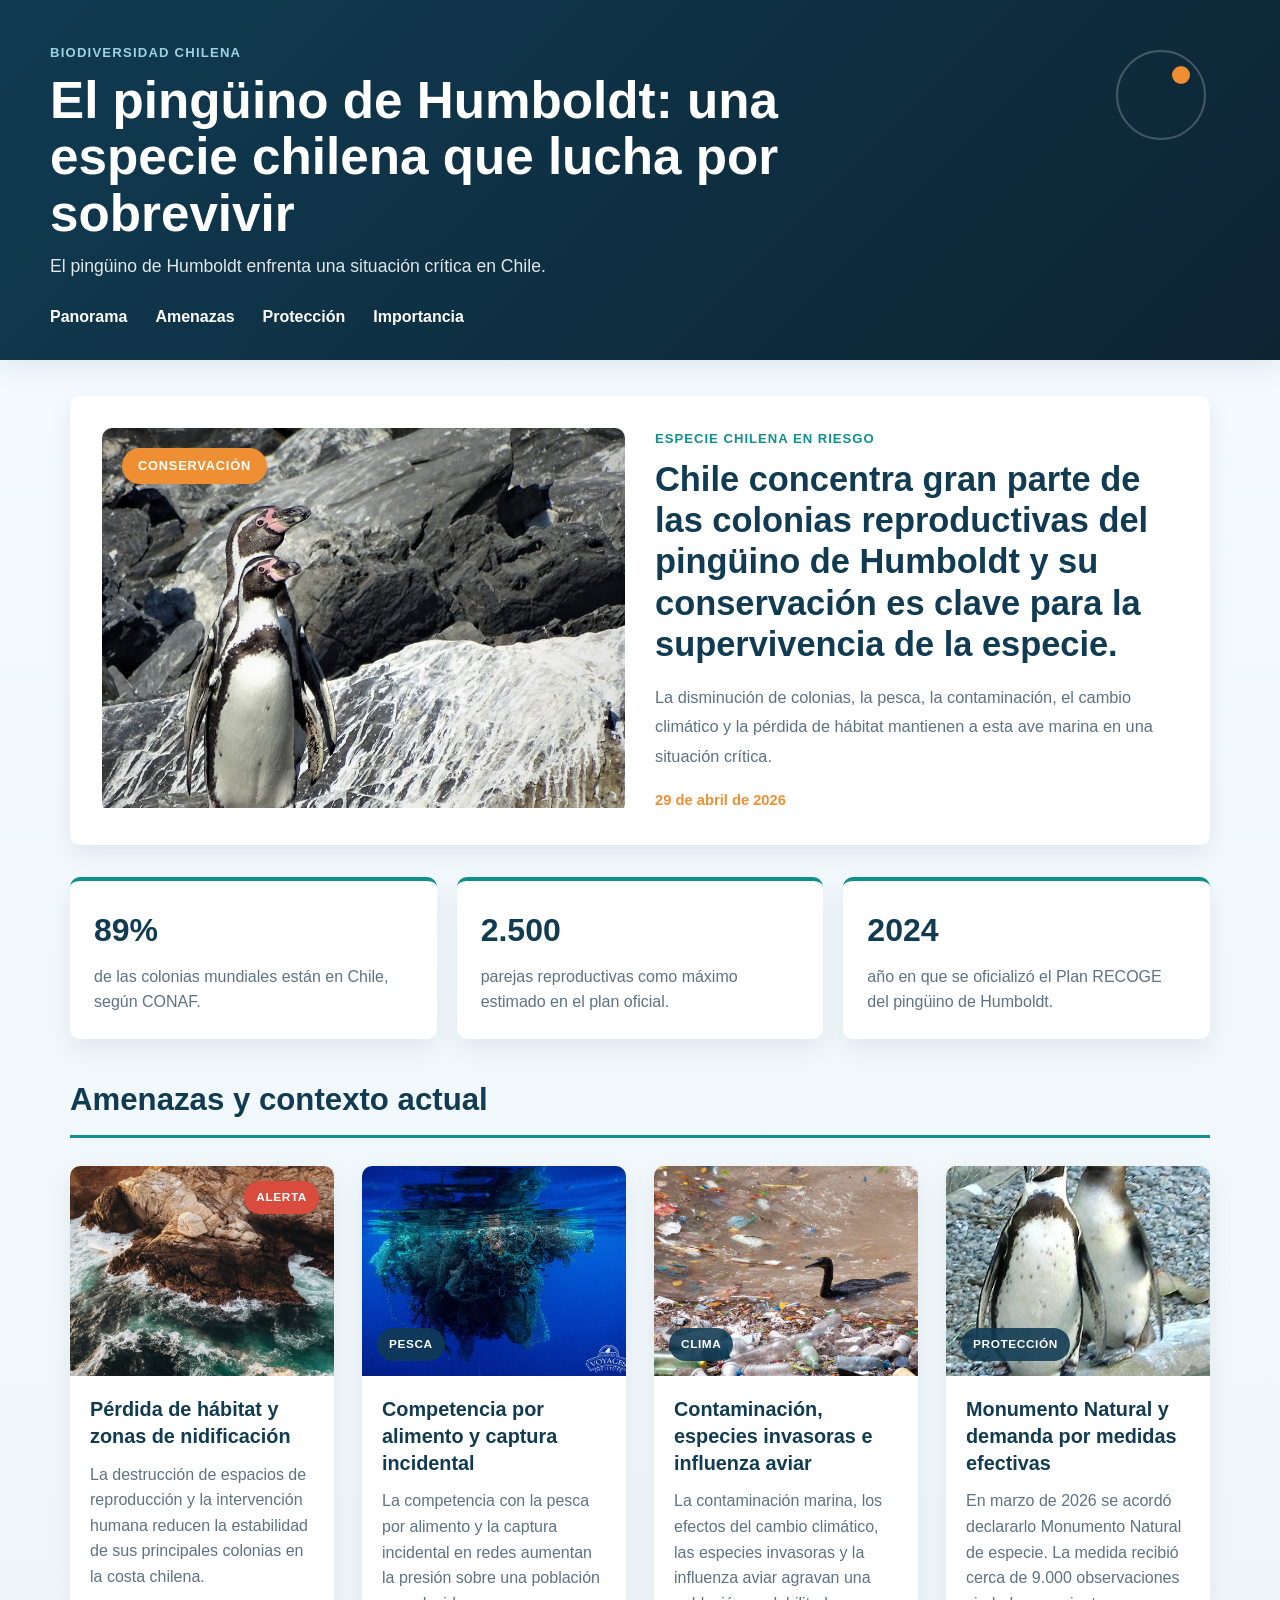
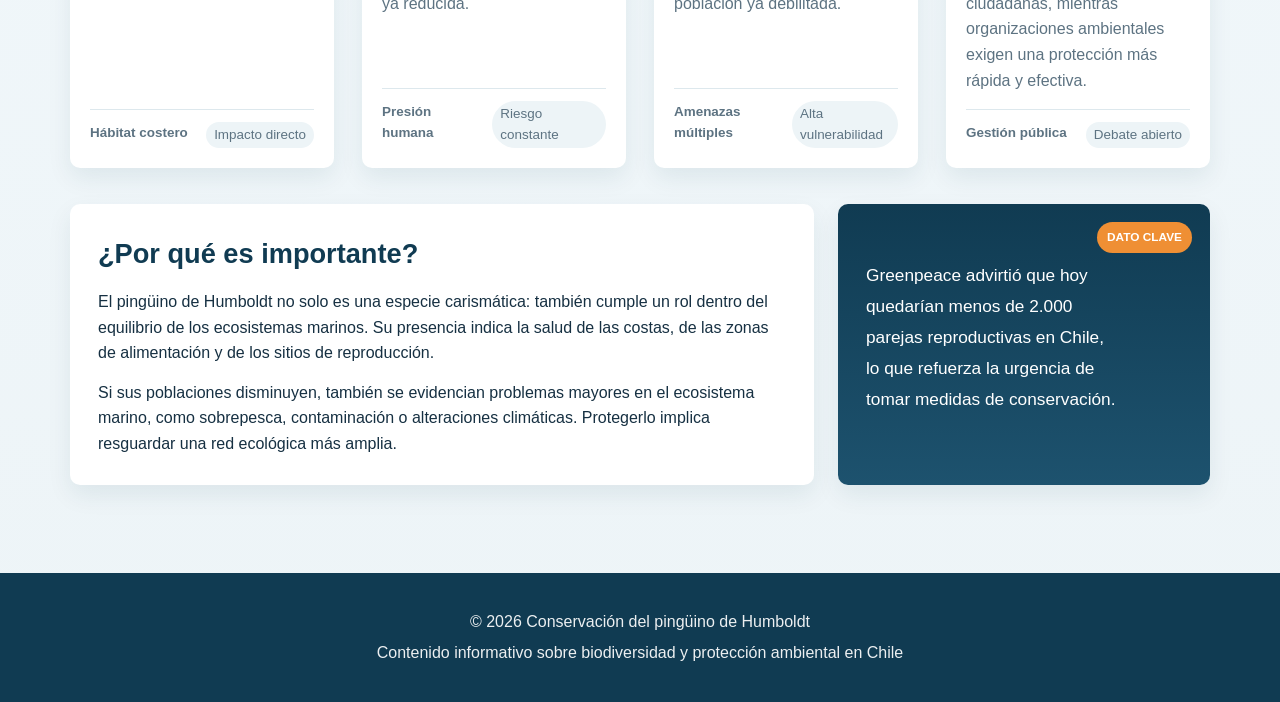
<file: index.html>
<!DOCTYPE html>
<html lang="es">
<head>
    <meta charset="UTF-8">
    <meta name="viewport" content="width=device-width, initial-scale=1.0">
    <title>El ping&uuml;ino de Humboldt - Especie chilena en riesgo</title>
    <link rel="stylesheet" href="assets/css/styles.css">
</head>
<body>
    <header class="main-header">
        <div class="header-container">
            <p class="eyebrow">Biodiversidad chilena</p>
            <h1 class="site-title">El ping&uuml;ino de Humboldt: una especie chilena que lucha por sobrevivir</h1>
            <p class="tagline">El ping&uuml;ino de Humboldt enfrenta una situaci&oacute;n cr&iacute;tica en Chile.</p>
            <span class="header-accent" aria-hidden="true"></span>
        </div>
        <nav class="main-nav" aria-label="Secciones principales">
            <ul class="nav-list">
                <li><a href="#panorama" class="nav-link">Panorama</a></li>
                <li><a href="#amenazas" class="nav-link">Amenazas</a></li>
                <li><a href="#proteccion" class="nav-link">Protecci&oacute;n</a></li>
                <li><a href="#importancia" class="nav-link">Importancia</a></li>
            </ul>
        </nav>
    </header>

    <main class="main-content">
        <section class="featured-story" id="panorama">
            <article class="featured-article">
                <div class="featured-image-container">
                    <img src="assets/img/featured.jpg" alt="Ping&uuml;ino de Humboldt sobre rocas costeras">
                    <span class="category-badge">Conservaci&oacute;n</span>
                </div>
                <div class="featured-content">
                    <p class="story-kicker">Especie chilena en riesgo</p>
                    <h2 class="featured-title">Chile concentra gran parte de las colonias reproductivas del ping&uuml;ino de Humboldt y su conservaci&oacute;n es clave para la supervivencia de la especie.</h2>
                    <p class="featured-excerpt">La disminuci&oacute;n de colonias, la pesca, la contaminaci&oacute;n, el cambio clim&aacute;tico y la p&eacute;rdida de h&aacute;bitat mantienen a esta ave marina en una situaci&oacute;n cr&iacute;tica.</p>
                    <time class="publish-date" datetime="2026-04-29">29 de abril de 2026</time>
                </div>
            </article>
        </section>

        <section class="stats-strip" aria-label="Cifras clave">
            <article class="stat-card">
                <span class="stat-value">89%</span>
                <p class="stat-label">de las colonias mundiales est&aacute;n en Chile, seg&uacute;n CONAF.</p>
            </article>
            <article class="stat-card">
                <span class="stat-value">2.500</span>
                <p class="stat-label">parejas reproductivas como m&aacute;ximo estimado en el plan oficial.</p>
            </article>
            <article class="stat-card">
                <span class="stat-value">2024</span>
                <p class="stat-label">a&ntilde;o en que se oficializ&oacute; el Plan RECOGE del ping&uuml;ino de Humboldt.</p>
            </article>
        </section>

        <section class="news-grid" id="amenazas">
            <h2 class="section-title">Amenazas y contexto actual</h2>

            <article class="news-card">
                <div class="card-image-container">
                    <img src="assets/img/news1.jpg" alt="Costa rocosa afectada por actividad humana">
                    <span class="breaking-badge">Alerta</span>
                </div>
                <div class="card-content">
                    <h3 class="card-title">P&eacute;rdida de h&aacute;bitat y zonas de nidificaci&oacute;n</h3>
                    <p class="card-excerpt">La destrucci&oacute;n de espacios de reproducci&oacute;n y la intervenci&oacute;n humana reducen la estabilidad de sus principales colonias en la costa chilena.</p>
                    <footer class="card-meta">
                        <span class="author-info">H&aacute;bitat costero</span>
                        <span class="read-time">Impacto directo</span>
                    </footer>
                </div>
            </article>

            <article class="news-card">
                <div class="card-image-container">
                    <img src="assets/img/news2.jpg" alt="Redes de pesca en el mar">
                    <span class="category-label">Pesca</span>
                </div>
                <div class="card-content">
                    <h3 class="card-title">Competencia por alimento y captura incidental</h3>
                    <p class="card-excerpt">La competencia con la pesca por alimento y la captura incidental en redes aumentan la presi&oacute;n sobre una poblaci&oacute;n ya reducida.</p>
                    <footer class="card-meta">
                        <span class="author-info">Presi&oacute;n humana</span>
                        <span class="read-time">Riesgo constante</span>
                    </footer>
                </div>
            </article>

            <article class="news-card">
                <div class="card-image-container">
                    <img src="assets/img/news3.jpg" alt="Mar con residuos y aves costeras">
                    <span class="category-label">Clima</span>
                </div>
                <div class="card-content">
                    <h3 class="card-title">Contaminaci&oacute;n, especies invasoras e influenza aviar</h3>
                    <p class="card-excerpt">La contaminaci&oacute;n marina, los efectos del cambio clim&aacute;tico, las especies invasoras y la influenza aviar agravan una poblaci&oacute;n ya debilitada.</p>
                    <footer class="card-meta">
                        <span class="author-info">Amenazas m&uacute;ltiples</span>
                        <span class="read-time">Alta vulnerabilidad</span>
                    </footer>
                </div>
            </article>

            <article class="news-card" id="proteccion">
                <div class="card-image-container">
                    <img src="assets/img/news4.jpg" alt="Zona natural protegida del litoral chileno">
                    <span class="category-label">Protecci&oacute;n</span>
                </div>
                <div class="card-content">
                    <h3 class="card-title">Monumento Natural y demanda por medidas efectivas</h3>
                    <p class="card-excerpt">En marzo de 2026 se acord&oacute; declararlo Monumento Natural de especie. La medida recibi&oacute; cerca de 9.000 observaciones ciudadanas, mientras organizaciones ambientales exigen una protecci&oacute;n m&aacute;s r&aacute;pida y efectiva.</p>
                    <footer class="card-meta">
                        <span class="author-info">Gesti&oacute;n p&uacute;blica</span>
                        <span class="read-time">Debate abierto</span>
                    </footer>
                </div>
            </article>
        </section>

        <section class="analysis-section" id="importancia">
            <div class="analysis-card">
                <h2 class="analysis-title">&iquest;Por qu&eacute; es importante?</h2>
                <p>El ping&uuml;ino de Humboldt no solo es una especie carism&aacute;tica: tambi&eacute;n cumple un rol dentro del equilibrio de los ecosistemas marinos. Su presencia indica la salud de las costas, de las zonas de alimentaci&oacute;n y de los sitios de reproducci&oacute;n.</p>
                <p>Si sus poblaciones disminuyen, tambi&eacute;n se evidencian problemas mayores en el ecosistema marino, como sobrepesca, contaminaci&oacute;n o alteraciones clim&aacute;ticas. Protegerlo implica resguardar una red ecol&oacute;gica m&aacute;s amplia.</p>
            </div>

            <aside class="analysis-card emphasis-card">
                <span class="emphasis-label">Dato clave</span>
                <p class="emphasis-text">Greenpeace advirti&oacute; que hoy quedar&iacute;an menos de 2.000 parejas reproductivas en Chile, lo que refuerza la urgencia de tomar medidas de conservaci&oacute;n.</p>
            </aside>
        </section>
    </main>

    <footer class="main-footer">
        <div class="footer-content">
            <p>&copy; 2026 Conservaci&oacute;n del ping&uuml;ino de Humboldt</p>
            <p>Contenido informativo sobre biodiversidad y protecci&oacute;n ambiental en Chile</p>
        </div>
    </footer>
</body>
</html>
</file>
<file: assets/css/styles.css>
/* =====================================================
   ESTILOS GENERALES
   ===================================================== */

:root {
    --primary-color: #103b52;
    --secondary-color: #0f8f8d;
    --accent-color: #ef8f34;
    --background-light: #edf4f7;
    --background-dark: #0d2433;
    --surface-color: #ffffff;
    --text-primary: #163042;
    --text-light: #5d7382;
    --text-white: #ffffff;
    --border-radius: 10px;
    --box-shadow: 0 10px 25px rgba(16, 59, 82, 0.08);
    --transition: all 0.3s ease;
}

* {
    margin: 0;
    padding: 0;
    box-sizing: border-box;
}

html {
    scroll-behavior: smooth;
}

body {
    font-family: "Segoe UI", Tahoma, Geneva, Verdana, sans-serif;
    font-size: 16px;
    line-height: 1.6;
    color: var(--text-primary);
    background: linear-gradient(180deg, #f5fbff 0%, var(--background-light) 100%);
}

img {
    display: block;
}

/* =====================================================
   ENCABEZADO
   ===================================================== */

.main-header {
    background: linear-gradient(135deg, var(--primary-color) 0%, var(--background-dark) 100%);
    color: var(--text-white);
    padding: 42px 20px 30px;
    box-shadow: var(--box-shadow);
    margin-bottom: 36px;
}

.header-container {
    max-width: 1180px;
    margin: 0 auto 24px;
    position: relative;
}

.eyebrow {
    font-size: 0.82rem;
    font-weight: 700;
    letter-spacing: 1.2px;
    text-transform: uppercase;
    color: #9bd4e0;
    margin-bottom: 10px;
}

.site-title {
    font-size: 3.2rem;
    font-weight: 800;
    line-height: 1.1;
    max-width: 780px;
    margin-bottom: 10px;
}

.tagline {
    font-size: 1.1rem;
    color: rgba(255, 255, 255, 0.88);
    max-width: 640px;
}

.header-accent {
    position: absolute;
    top: 8px;
    right: 24px;
    width: 90px;
    height: 90px;
    border: 2px solid rgba(255, 255, 255, 0.22);
    border-radius: 50%;
}

.header-accent::before {
    content: "";
    position: absolute;
    width: 18px;
    height: 18px;
    top: 14px;
    right: 14px;
    border-radius: 50%;
    background: var(--accent-color);
}

.main-nav {
    max-width: 1180px;
    margin: 0 auto;
}

.nav-list {
    list-style: none;
    display: flex;
    gap: 28px;
    flex-wrap: wrap;
}

.nav-link {
    color: var(--text-white);
    text-decoration: none;
    font-weight: 600;
    padding-bottom: 4px;
    border-bottom: 2px solid transparent;
    transition: var(--transition);
}

.nav-link:hover {
    color: #9bd4e0;
    border-bottom-color: #9bd4e0;
}

/* =====================================================
   CONTENIDO PRINCIPAL
   ===================================================== */

.main-content {
    max-width: 1180px;
    margin: 0 auto;
    padding: 0 20px 48px;
}

.featured-story {
    position: relative;
    margin-bottom: 32px;
    background: var(--surface-color);
    border-radius: var(--border-radius);
    overflow: hidden;
    box-shadow: var(--box-shadow);
}

.featured-article {
    display: flex;
    flex-wrap: wrap;
    gap: 30px;
    padding: 32px;
}

.featured-image-container {
    position: relative;
    flex: 1;
    min-width: 300px;
    border-radius: var(--border-radius);
    overflow: hidden;
}

.featured-image-container img {
    width: 100%;
    height: 380px;
    object-fit: cover;
    transition: var(--transition);
}

.featured-image-container:hover img {
    transform: scale(1.04);
}

.category-badge {
    position: absolute;
    top: 20px;
    left: 20px;
    background: var(--accent-color);
    color: var(--text-white);
    padding: 8px 16px;
    border-radius: 999px;
    font-size: 0.8rem;
    font-weight: 700;
    text-transform: uppercase;
    letter-spacing: 0.8px;
}

.featured-content {
    flex: 1;
    min-width: 300px;
    display: flex;
    flex-direction: column;
    justify-content: center;
}

.story-kicker {
    color: var(--secondary-color);
    text-transform: uppercase;
    font-size: 0.82rem;
    font-weight: 700;
    letter-spacing: 1px;
    margin-bottom: 10px;
}

.featured-title {
    font-size: 2.15rem;
    line-height: 1.2;
    margin-bottom: 18px;
    color: var(--primary-color);
}

.featured-excerpt {
    font-size: 1.02rem;
    line-height: 1.8;
    color: var(--text-light);
    margin-bottom: 18px;
}

.publish-date {
    color: var(--accent-color);
    font-weight: 700;
    font-size: 0.92rem;
}

/* =====================================================
   CIFRAS
   ===================================================== */

.stats-strip {
    display: grid;
    grid-template-columns: repeat(3, minmax(0, 1fr));
    gap: 20px;
    margin-bottom: 36px;
}

.stat-card {
    background: var(--surface-color);
    border-radius: var(--border-radius);
    padding: 24px;
    box-shadow: var(--box-shadow);
    border-top: 4px solid var(--secondary-color);
}

.stat-value {
    display: block;
    font-size: 2rem;
    font-weight: 800;
    color: var(--primary-color);
    margin-bottom: 8px;
}

.stat-label {
    color: var(--text-light);
}

/* =====================================================
   TARJETAS
   ===================================================== */

.news-grid {
    display: grid;
    grid-template-columns: repeat(auto-fit, minmax(260px, 1fr));
    gap: 28px;
    margin-bottom: 36px;
}

.section-title {
    grid-column: 1 / -1;
    font-size: 1.95rem;
    color: var(--primary-color);
    border-bottom: 3px solid var(--secondary-color);
    padding-bottom: 10px;
}

.news-card {
    background: var(--surface-color);
    border-radius: var(--border-radius);
    overflow: hidden;
    box-shadow: var(--box-shadow);
    transition: var(--transition);
    display: flex;
    flex-direction: column;
}

.news-card:hover {
    transform: translateY(-6px);
}

.card-image-container {
    position: relative;
    width: 100%;
    height: 210px;
    overflow: hidden;
}

.card-image-container img {
    width: 100%;
    height: 100%;
    object-fit: cover;
    transition: var(--transition);
}

.news-card:hover .card-image-container img {
    transform: scale(1.06);
}

.breaking-badge,
.category-label {
    position: absolute;
    z-index: 2;
    padding: 7px 12px;
    border-radius: 999px;
    font-size: 0.74rem;
    font-weight: 700;
    text-transform: uppercase;
    letter-spacing: 0.6px;
    color: var(--text-white);
}

.breaking-badge {
    top: 15px;
    right: 15px;
    background: #d94b3d;
}

.category-label {
    bottom: 15px;
    left: 15px;
    background: rgba(16, 59, 82, 0.88);
}

.card-content {
    padding: 20px;
    display: flex;
    flex-direction: column;
    flex-grow: 1;
}

.card-title {
    font-size: 1.24rem;
    line-height: 1.35;
    margin-bottom: 12px;
    color: var(--primary-color);
}

.card-excerpt {
    color: var(--text-light);
    margin-bottom: 16px;
    flex-grow: 1;
}

.card-meta {
    display: flex;
    justify-content: space-between;
    gap: 12px;
    font-size: 0.84rem;
    color: var(--text-light);
    border-top: 1px solid #dde8ed;
    padding-top: 12px;
}

.author-info {
    font-weight: 600;
}

.read-time {
    background: #edf4f7;
    padding: 2px 8px;
    border-radius: 999px;
}

/* =====================================================
   CIERRE ANALITICO
   ===================================================== */

.analysis-section {
    display: grid;
    grid-template-columns: minmax(0, 2fr) minmax(280px, 1fr);
    gap: 24px;
}

.analysis-card {
    background: var(--surface-color);
    border-radius: var(--border-radius);
    padding: 28px;
    box-shadow: var(--box-shadow);
}

.analysis-title {
    font-size: 1.7rem;
    color: var(--primary-color);
    margin-bottom: 14px;
}

.analysis-card p + p {
    margin-top: 14px;
}

.emphasis-card {
    position: relative;
    background: linear-gradient(180deg, #103b52 0%, #1d526e 100%);
    color: var(--text-white);
    overflow: hidden;
}

.emphasis-label {
    position: absolute;
    top: 18px;
    right: 18px;
    background: var(--accent-color);
    color: var(--text-white);
    padding: 6px 10px;
    border-radius: 999px;
    font-size: 0.74rem;
    font-weight: 700;
    text-transform: uppercase;
}

.emphasis-text {
    font-size: 1.08rem;
    line-height: 1.8;
    max-width: 26ch;
    padding-top: 28px;
}

/* =====================================================
   PIE DE PAGINA
   ===================================================== */

.main-footer {
    background: var(--primary-color);
    color: var(--text-white);
    padding: 30px 20px;
    text-align: center;
    margin-top: 40px;
}

.footer-content p {
    margin: 6px 0;
    opacity: 0.92;
}

/* =====================================================
   RESPONSIVE
   ===================================================== */

@media (max-width: 900px) {
    .stats-strip,
    .analysis-section {
        grid-template-columns: 1fr;
    }
}

@media (max-width: 768px) {
    .site-title {
        font-size: 2.4rem;
    }

    .featured-article {
        padding: 20px;
        flex-direction: column;
    }

    .featured-title {
        font-size: 1.65rem;
    }

    .nav-list {
        gap: 14px;
    }
}

@media (max-width: 480px) {
    .main-header {
        padding: 32px 16px 24px;
    }

    .main-content {
        padding: 0 16px 36px;
    }

    .site-title {
        font-size: 1.95rem;
    }

    .tagline {
        font-size: 1rem;
    }

    .header-accent {
        width: 64px;
        height: 64px;
        right: 6px;
    }

    .featured-image-container img {
        height: 250px;
    }

    .section-title {
        font-size: 1.55rem;
    }

    .card-meta {
        flex-direction: column;
    }
}
</file>
